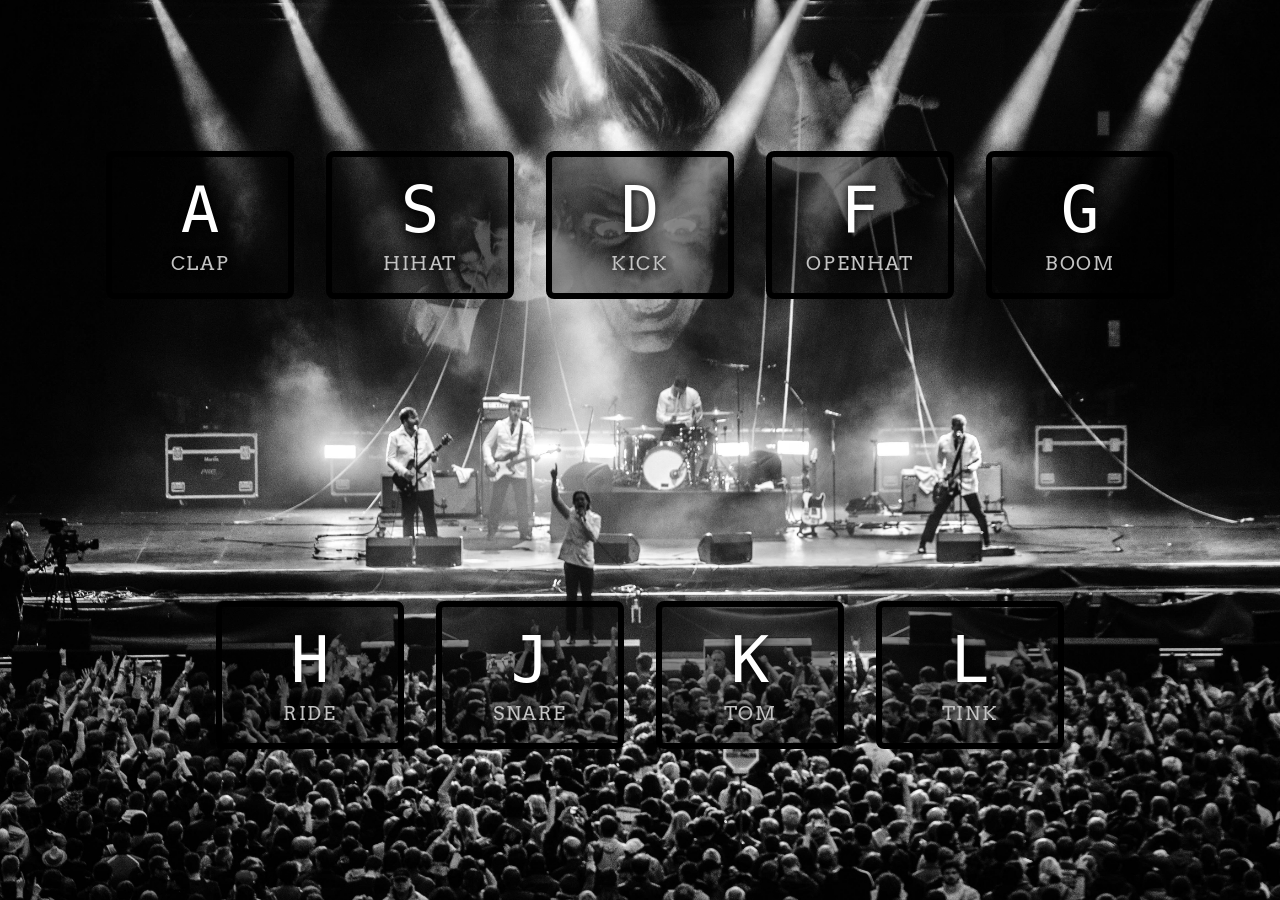
<file: index.html>
<!DOCTYPE html>
<html lang="en">
  <head>
    <meta charset="UTF-8" />
    <meta name="viewport" content="width=device-width, initial-scale=1.0" />
    <link href="https://fonts.googleapis.com/css?family=Arvo:700&display=swap" rel="stylesheet" />
    <link rel="stylesheet" href="style/main.css" />
    <title>Drums time</title>
  </head>
  <body>
    <main class="container">
      <div class="keys">
        <div data-key="65" class="key">
          <kbd>A</kbd>
          <span class="sound">clap</span>
        </div>
        <div data-key="83" class="key">
          <kbd>S</kbd>
          <span class="sound">hihat</span>
        </div>
        <div data-key="68" class="key">
          <kbd>D</kbd>
          <span class="sound">kick</span>
        </div>
        <div data-key="70" class="key">
          <kbd>F</kbd>
          <span class="sound">openhat</span>
        </div>
        <div data-key="71" class="key">
          <kbd>G</kbd>
          <span class="sound">boom</span>
        </div>
        <div data-key="72" class="key">
          <kbd>H</kbd>
          <span class="sound">ride</span>
        </div>
        <div data-key="74" class="key">
          <kbd>J</kbd>
          <span class="sound">snare</span>
        </div>
        <div data-key="75" class="key">
          <kbd>K</kbd>
          <span class="sound">tom</span>
        </div>
        <div data-key="76" class="key">
          <kbd>L</kbd>
          <span class="sound">tink</span>
        </div>
      </div>

      <audio data-key="65" src="sounds/clap.wav"></audio>
      <audio data-key="83" src="sounds/hihat.wav"></audio>
      <audio data-key="68" src="sounds/kick.wav"></audio>
      <audio data-key="70" src="sounds/openhat.wav"></audio>
      <audio data-key="71" src="sounds/boom.wav"></audio>
      <audio data-key="72" src="sounds/ride.wav"></audio>
      <audio data-key="74" src="sounds/snare.wav"></audio>
      <audio data-key="75" src="sounds/tom.wav"></audio>
      <audio data-key="76" src="sounds/tink.wav"></audio>
    </main>
    <script src="./js/main.js"></script>
  </body>
</html>
</file>
<file: style/main.css>
body {
    margin: 0;
    padding: 0;
    font-family: 'Arvo', serif;

}


.container {
    background: url('../images/audience-band-concert-crowd-167480.jpg');
    background-size: cover;
    background-repeat: no-repeat;
    height: 100vh;
    filter: grayscale(100%);
    width: 100%;
}

.keys {
    display: flex;
    flex: 1;
    min-height: 100vh;
    align-items: center;
    justify-content: center;
    flex-wrap: wrap;
}

.key {
    border: .4rem solid black;
    border-radius: .5rem;
    margin: 1rem;
    font-size: 1.5rem;
    padding: 1rem .5rem;
    transition: all .03s ease;
    width: 10rem;
    text-align: center;
    color: white;
    background: rgba(0, 0, 0, 0.4);
    text-shadow: 0 0 .5rem black;
}

.playing {
    transform: scale(1.1);
    border-color: #ffc600;
    box-shadow: 0 0 1rem #ffc600;
}

kbd {
    display: block;
    font-size: 4rem;
}

.sound {
    font-size: 1.2rem;
    text-transform: uppercase;
    letter-spacing: .1rem;
    color: #ffc600;
}
</file>
